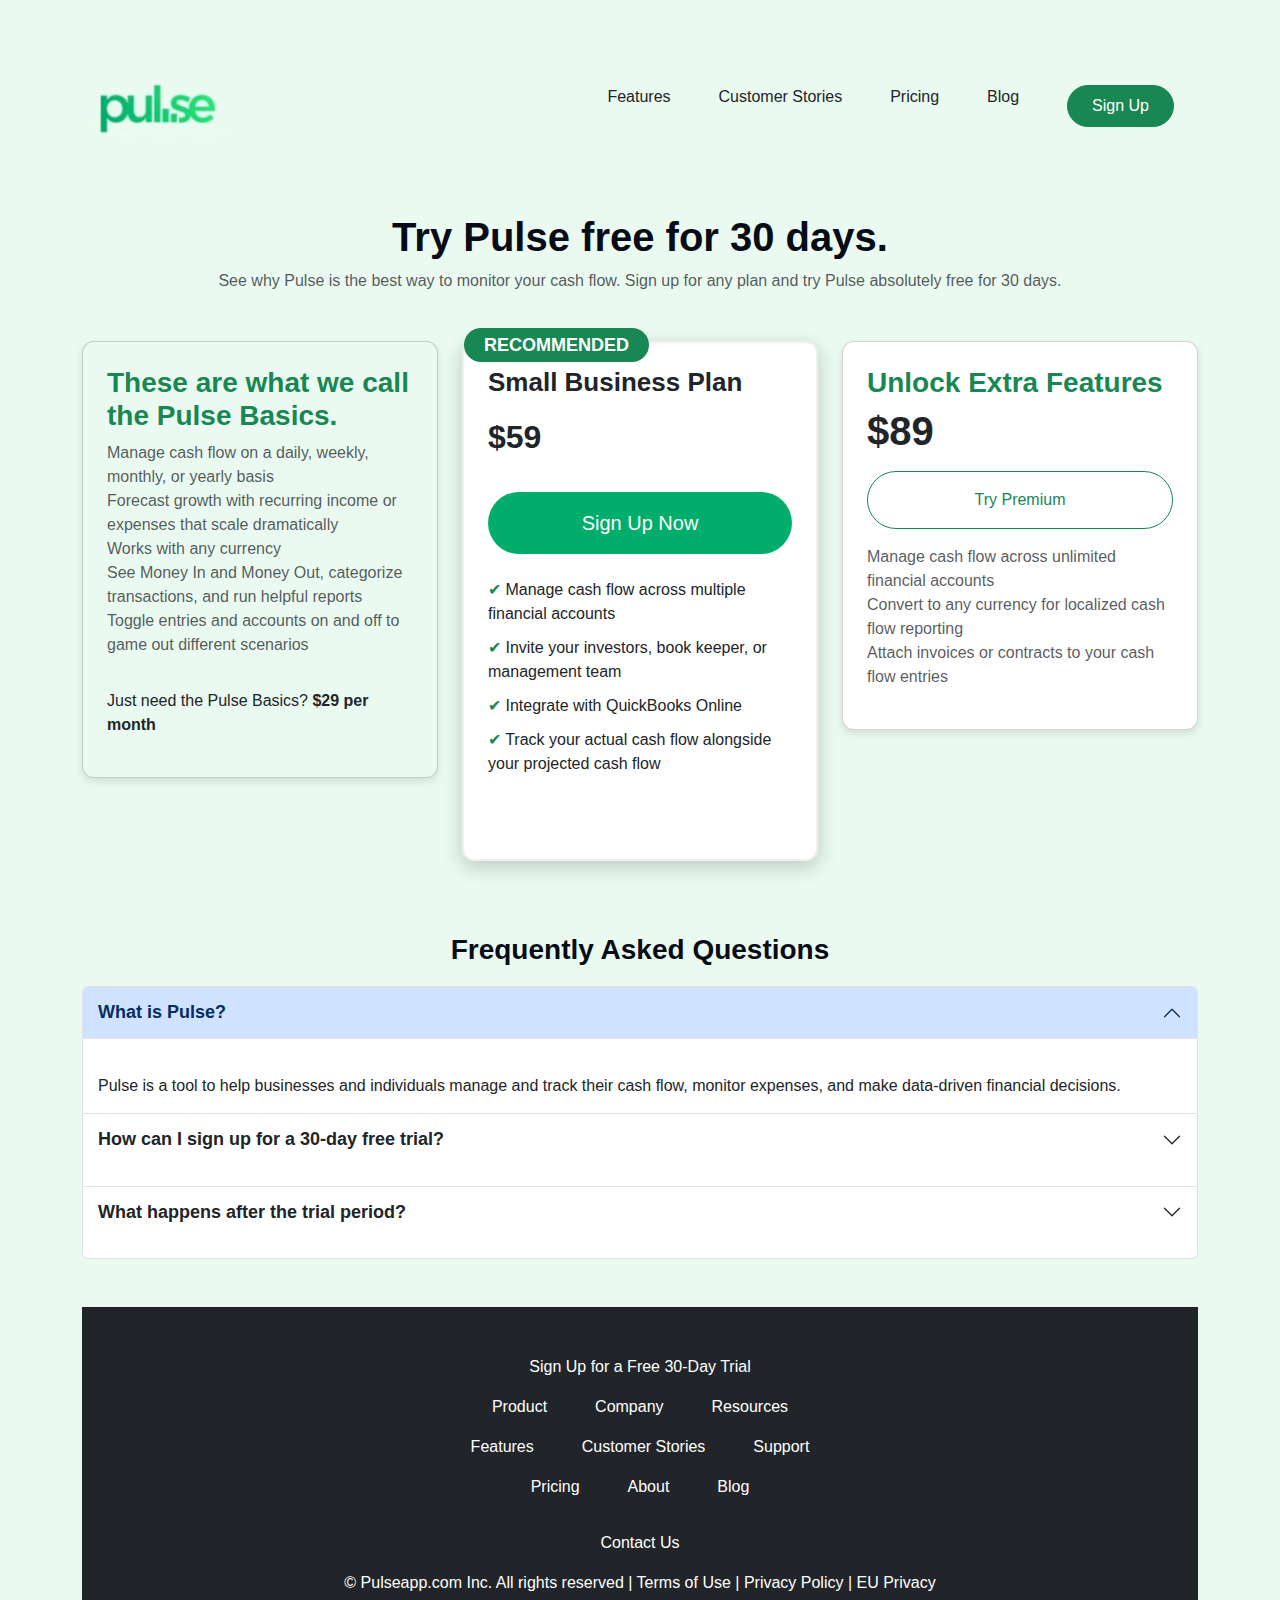
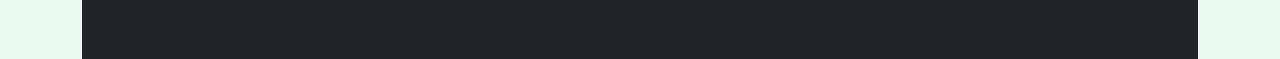
<file: 2024-11-14/index.html>
<!DOCTYPE html>
<html lang="en">

<head>
    <meta charset="UTF-8">
    <meta name="viewport" content="width=device-width, initial-scale=1.0">
    <title>Pulse Recommendations</title>
    <link rel="stylesheet" href="https://cdn.jsdelivr.net/npm/bootstrap@5.3.3/dist/css/bootstrap.min.css">
    <link rel="stylesheet" href="style.css">
</head>

<body>
    <div class="container mt-5">

        <header class="d-flex justify-content-between align-items-center py-4">
            <img src="pulselogo.png" alt="Pulse Logo" class="img-fluid" style="max-width: 150px;">
            <ul class="d-flex list-unstyled mb-0">
                <li class="mx-4"><a href="#" class="text-dark">Features</a></li>
                <li class="mx-4"><a href="#" class="text-dark">Customer Stories</a></li>
                <li class="mx-4"><a href="#" class="text-dark">Pricing</a></li>
                <li class="mx-4"><a href="#" class="text-dark">Blog</a></li>
                <li class="mx-4"><a href="#" class="btn btn-success text-white rounded-pill py-2 px-4">Sign Up</a></li>
            </ul>
        </header>


        <section class="text-center mt-5">
            <h1 class="fw-bold">Try Pulse free for 30 days.</h1>
            <p class="text-muted">See why Pulse is the best way to monitor your cash flow. Sign up for any plan and try
                Pulse absolutely free for 30 days.</p>
        </section>


        <section class="row mt-5">

            <div class="col-md-4 mb-4">
                <div class="card first-card p-4">
                    <h3 class="text-success">These are what we call the Pulse Basics.</h3>
                    <ul class="list-unstyled text-muted">
                        <li>Manage cash flow on a daily, weekly, monthly, or yearly basis</li>
                        <li>Forecast growth with recurring income or expenses that scale dramatically</li>
                        <li>Works with any currency</li>
                        <li>See Money In and Money Out, categorize transactions, and run helpful reports</li>
                        <li>Toggle entries and accounts on and off to game out different scenarios</li>
                    </ul>
                    <p class="mt-3">Just need the Pulse Basics? <span class="fw-bold">$29 per month</span></p>
                </div>
            </div>


            <div class="col-md-4 mb-4">
                <div class="card recommended-card p-4 position-relative">
                    <h3 class="text-dark fw-bold">Small Business Plan</h3>
                    <p class="display-4 fw-bold text-dark">$59</p>
                    <button class="btn btn-success w-100 py-3 rounded-pill">Sign Up Now</button>
                    <ul class="list-unstyled mt-4 text-dark">
                        <li><span class="text-success">✔</span> Manage cash flow across multiple financial accounts</li>
                        <li><span class="text-success">✔</span> Invite your investors, book keeper, or management team
                        </li>
                        <li><span class="text-success">✔</span> Integrate with QuickBooks Online</li>
                        <li><span class="text-success">✔</span> Track your actual cash flow alongside your projected
                            cash flow</li>
                    </ul>
                    <span class="badge bg-success text-white position-absolute"
                        style="top: -15px; left: 0px; font-size: 18px; padding: 8px 20px; border-radius: 20px;">RECOMMENDED</span>
                </div>
            </div>


            <div class="col-md-4 mb-4">
                <div class="card white-card p-4">
                    <h3 class="text-success">Unlock Extra Features</h3>
                    <p class="display-6 fw-bold">$89</p>
                    <button class="btn btn-outline-success w-100 py-3 rounded-pill">Try Premium</button>
                    <ul class="list-unstyled mt-3 text-muted">
                        <li>Manage cash flow across unlimited financial accounts</li>
                        <li>Convert to any currency for localized cash flow reporting</li>
                        <li>Attach invoices or contracts to your cash flow entries</li>
                    </ul>
                </div>
            </div>
        </section>


        <section class="faq mt-5">
            <h2 class="text-center fw-bold">Frequently Asked Questions</h2>
            <div class="accordion" id="faqAccordion">
                <div class="accordion-item">
                    <h2 class="accordion-header" id="headingOne">
                        <button class="accordion-button" type="button" data-bs-toggle="collapse"
                            data-bs-target="#collapseOne" aria-expanded="true" aria-controls="collapseOne">
                            What is Pulse?
                        </button>
                    </h2>
                    <div id="collapseOne" class="accordion-collapse collapse show" aria-labelledby="headingOne"
                        data-bs-parent="#faqAccordion">
                        <div class="accordion-body">
                            Pulse is a tool to help businesses and individuals manage and track their cash flow, monitor
                            expenses, and make data-driven financial decisions.
                        </div>
                    </div>
                </div>
                <div class="accordion-item">
                    <h2 class="accordion-header" id="headingTwo">
                        <button class="accordion-button collapsed" type="button" data-bs-toggle="collapse"
                            data-bs-target="#collapseTwo" aria-expanded="false" aria-controls="collapseTwo">
                            How can I sign up for a 30-day free trial?
                        </button>
                    </h2>
                    <div id="collapseTwo" class="accordion-collapse collapse" aria-labelledby="headingTwo"
                        data-bs-parent="#faqAccordion">
                        <div class="accordion-body">
                            Simply visit our pricing page and choose the plan that best fits your needs. You'll be
                            prompted to create an account and enjoy a 30-day free trial.
                        </div>
                    </div>
                </div>
                <div class="accordion-item">
                    <h2 class="accordion-header" id="headingThree">
                        <button class="accordion-button collapsed" type="button" data-bs-toggle="collapse"
                            data-bs-target="#collapseThree" aria-expanded="false" aria-controls="collapseThree">
                            What happens after the trial period?
                        </button>
                    </h2>
                    <div id="collapseThree" class="accordion-collapse collapse" aria-labelledby="headingThree"
                        data-bs-parent="#faqAccordion">
                        <div class="accordion-body">
                            After your 30-day free trial ends, you will be charged according to the plan you've chosen.
                            You can cancel or change your plan anytime.
                        </div>
                    </div>
                </div>
            </div>
        </section>


        <section class="footer mt-5 py-5 bg-dark text-white text-center">
            <p>Sign Up for a Free 30-Day Trial</p>
            <div class="d-flex justify-content-center">
                <p class="mx-4">Product</p>
                <p class="mx-4">Company</p>
                <p class="mx-4">Resources</p>
            </div>
            <div class="d-flex justify-content-center">
                <p class="mx-4">Features</p>
                <p class="mx-4">Customer Stories</p>
                <p class="mx-4">Support</p>
            </div>
            <div class="d-flex justify-content-center">
                <p class="mx-4">Pricing</p>
                <p class="mx-4">About</p>
                <p class="mx-4">Blog</p>
            </div>
            <p class="mt-3">Contact Us</p>
            <p>&copy; Pulseapp.com Inc. All rights reserved | <a href="#" class="text-white">Terms of Use</a> | <a
                    href="#" class="text-white">Privacy Policy</a> | <a href="#" class="text-white">EU Privacy</a></p>
        </section>
    </div>

    <script src="https://cdn.jsdelivr.net/npm/@popperjs/core@2.11.6/dist/umd/popper.min.js"></script>
    <script src="https://cdn.jsdelivr.net/npm/bootstrap@5.3.3/dist/js/bootstrap.min.js"></script>
</body>

</html>
</file>
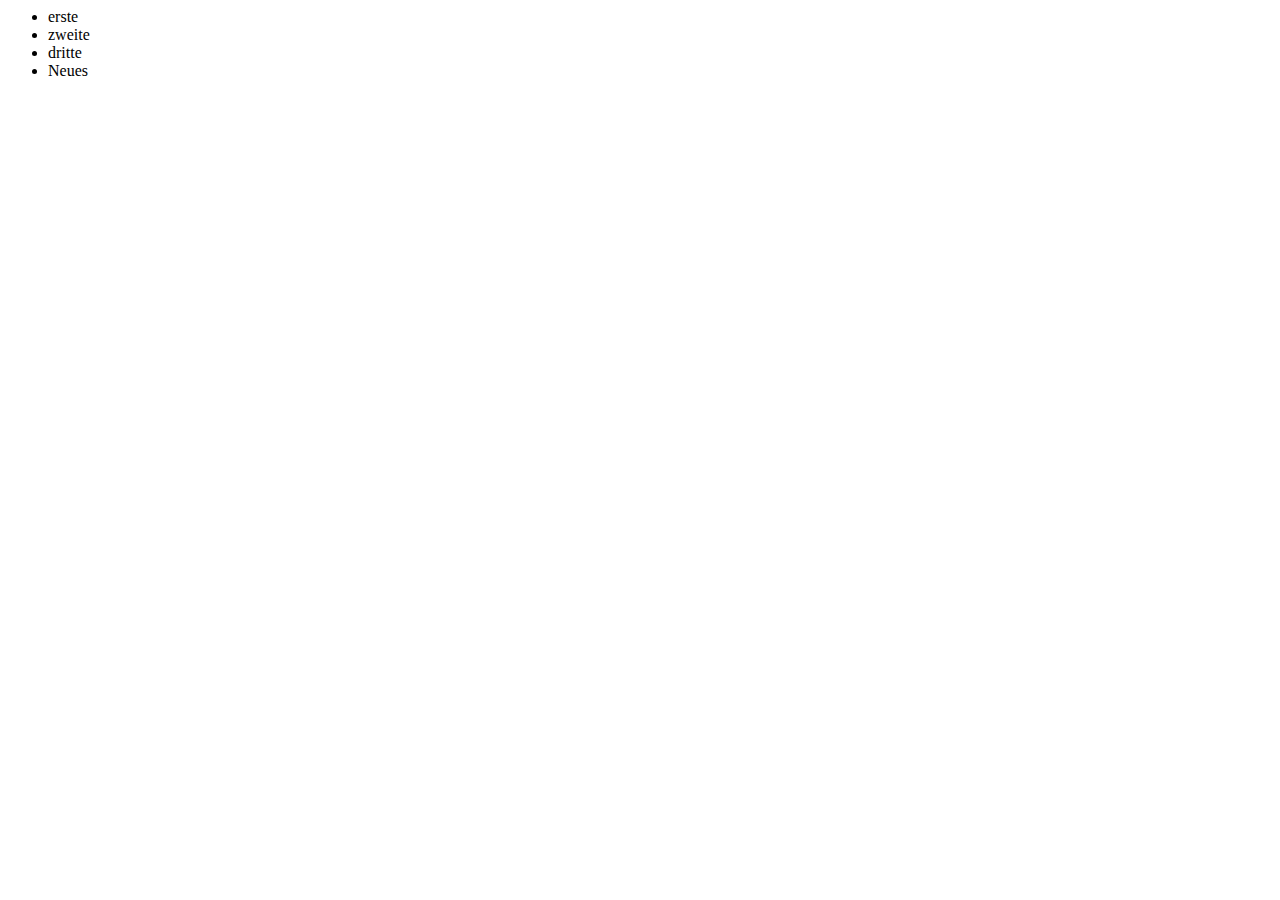
<file: HTML codes/index.html>
<html lang="en">
<head>
    <meta charset="UTF-8">
    <meta name="viewport" content="width=device-width, initial-scale=1.0">
    <title>wellcome to HTML</title>
</head>
<body>
    <ul>
    <li>erste</li>
    <li>zweite</li>
    <li>dritte</li>
    <li>Neues</li></ul>
</body>
</html>
</file>
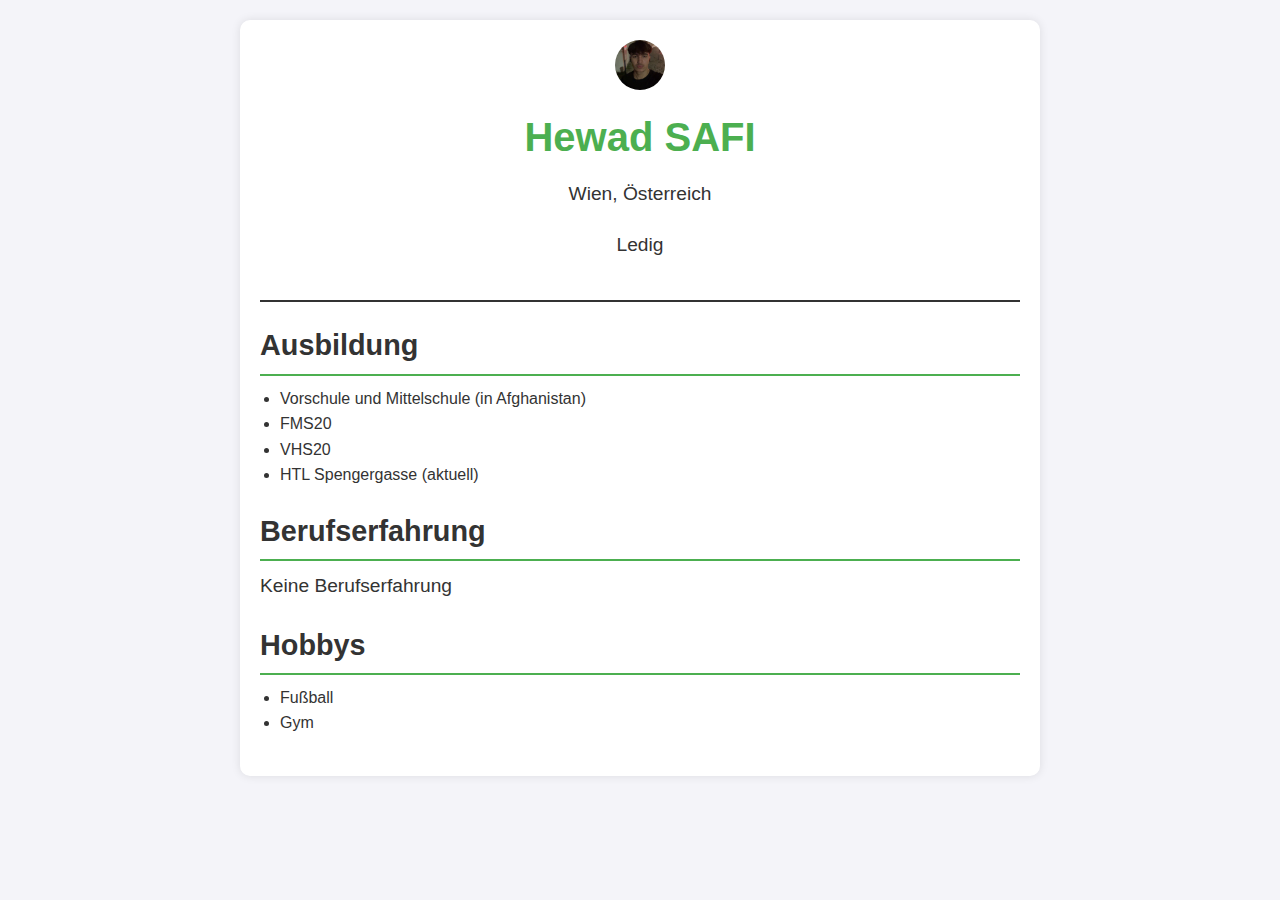
<file: 2024-10-03/html/index.html>
<!DOCTYPE html>
<html lang="de">

<head>
    <meta charset="UTF-8">
    <meta name="viewport" content="width=device-width, initial-scale=1.0">
    <title>Lebenslauf - Hewad SAFI</title>
    <link rel="stylesheet" href="index.css">
</head>

<body>
    <div class="container">
        <header>
            <div class="profile-image">
                <img src="Hewad.jpg.jpeg" alt="Hewad SAFI">
            </div>
            <h1>Hewad SAFI</h1>
            <p class="location">Wien, Österreich</p>
            <p class="status">Ledig</p>
        </header>

        <section>
            <h2>Ausbildung</h2>
            <ul>
                <li>Vorschule und Mittelschule (in Afghanistan)</li>
                <li>FMS20</li>
                <li>VHS20</li>
                <li>HTL Spengergasse (aktuell)</li>
            </ul>
        </section>

        <section>
            <h2>Berufserfahrung</h2>
            <p>Keine Berufserfahrung</p>
        </section>

        <section>
            <h2>Hobbys</h2>
            <ul>
                <li>Fußball</li>
                <li>Gym</li>
            </ul>
        </section>
    </div>
</body>

</html>
</file>
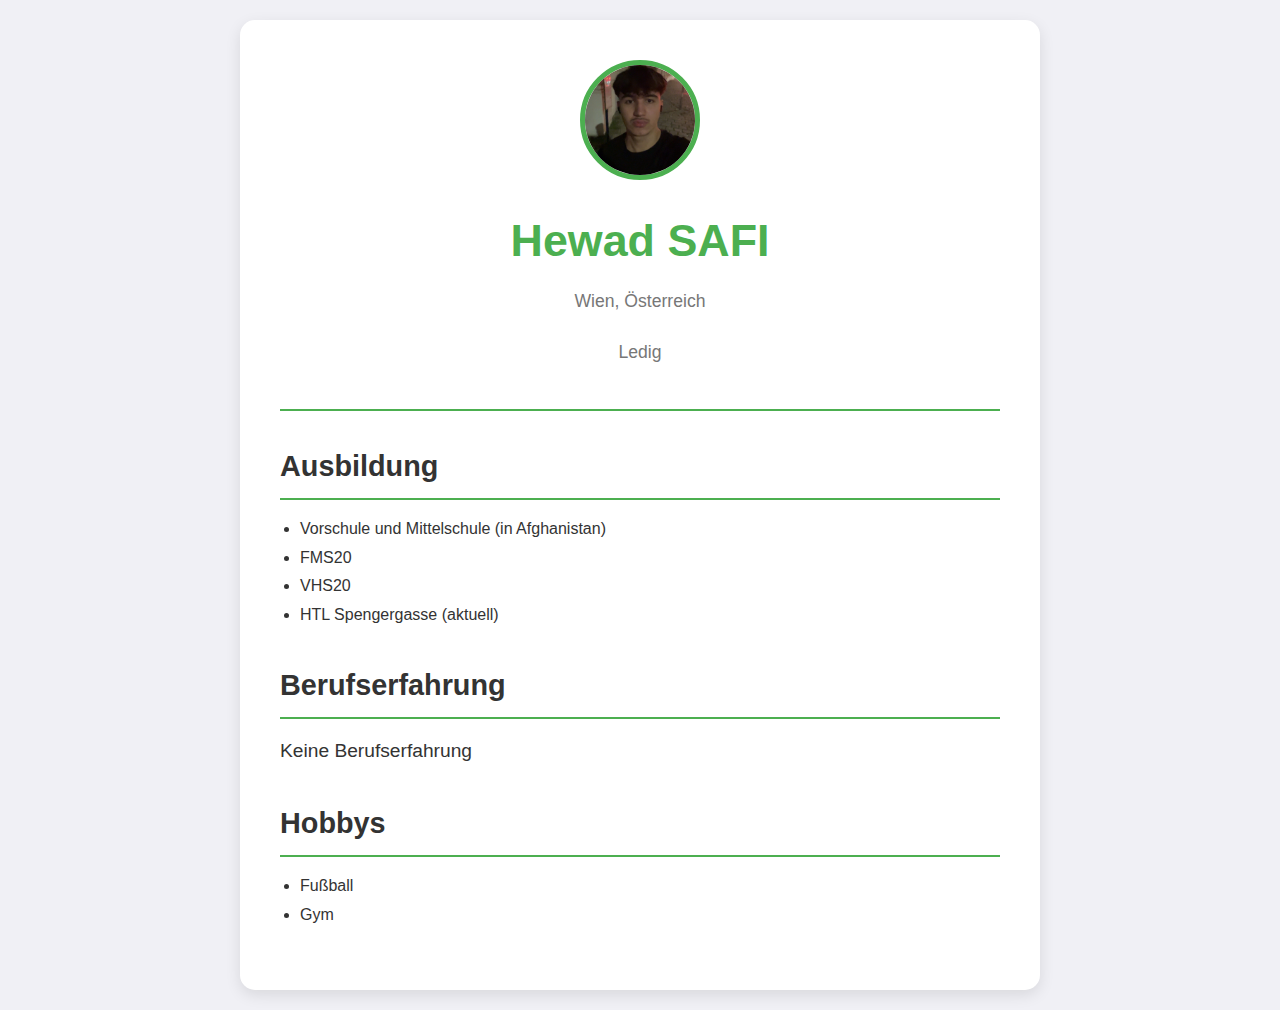
<file: 2024-10-10/html/index.html>
<!DOCTYPE html>
<html lang="de">

<head>
    <meta charset="UTF-8">
    <meta name="viewport" content="width=device-width, initial-scale=1.0">
    <title>Lebenslauf - Hewad SAFI</title>
    <!-- Link to external stylesheet -->
    <link rel="stylesheet" href="style.css">
</head>

<body>
    <div class="container">
        <header>
            <!-- Profile Image -->
            <div class="profile-image">
                <img src="Hewad.jpg.jpeg" alt="Hewad SAFI">
            </div>
            <!-- Your Name -->
            <h1>Hewad SAFI</h1>
            <!-- Location and status info -->
            <p class="location">Wien, Österreich</p>
            <p class="status">Ledig</p>
        </header>

        <section>
            <!-- Education section -->
            <h2>Ausbildung</h2>
            <ul>
                <li>Vorschule und Mittelschule (in Afghanistan)</li>
                <li>FMS20</li>
                <li>VHS20</li>
                <li>HTL Spengergasse (aktuell)</li>
            </ul>
        </section>

        <section>
            <!-- Work experience section -->
            <h2>Berufserfahrung</h2>
            <p>Keine Berufserfahrung</p>
        </section>

        <section>
            <!-- Hobbies section -->
            <h2>Hobbys</h2>
            <ul>
                <li>Fußball</li>
                <li>Gym</li>
            </ul>
        </section>
    </div>
</body>

</html>
</file>
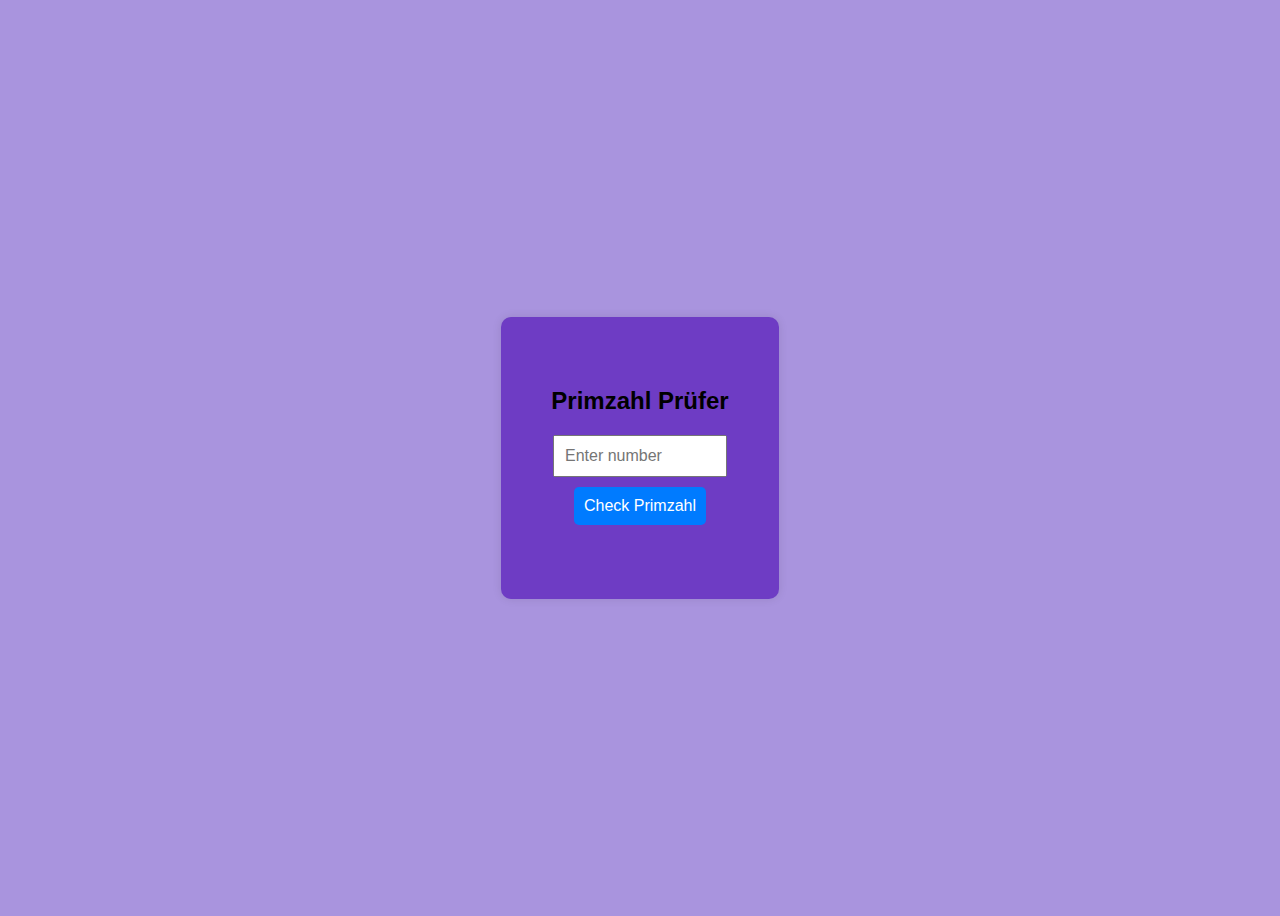
<file: 2025-02-20_primzahl/codes-Primzahl/index.html>
<!DOCTYPE html>
<html lang="de">

<head>
    <meta charset="UTF-8">
    <meta name="viewport" content="width=device-width, initial-scale=1.0">
    <title>Primzahl Prüfer</title>
    <link rel="stylesheet" href="style.css">
</head>

<body>

    <div class="container">
        <h2>Primzahl Prüfer</h2>
        <input type="text" id="numberInput" placeholder="Enter number">
        <br>
        <button onclick="checkPrime()">Check Primzahl</button>
        <p id="result"></p>
    </div>

    <script src="script.js"></script>

</body>

</html>
</file>
<file: 2024-11-14/style.css>
:root {
    --color-primary: #00ad6a;
    --color-white: #ffffff;
    --color-dark: #080c16;
    --color-light: #d6dae5;
    --color-background: #eafaf0;
}

body {
    font-family: 'Arial', sans-serif;
    color: var(--color-dark);
    background-color: var(--color-background);
    margin: 0;
    padding: 0;
}

h1,
h2,
h3 {
    font-family: 'Arial', sans-serif;
    font-weight: 600;
}

a {
    text-decoration: none;
}

a:hover {
    text-decoration: underline;
}


.card {
    border-radius: 12px;
    box-shadow: 0 4px 8px rgba(0, 0, 0, 0.1);
    transition: all 0.3s ease;
}

.first-card {
    background-color: var(--color-background);
    padding: 25px 20px;
}


.recommended-card {
    background-color: var(--color-white);

    color: var(--color-dark);
    padding: 40px 20px;

    border: 2px solid #f0f0f0;

    border-radius: 12px;
    box-shadow: 0px 6px 20px rgba(0, 0, 0, 0.2);

    height: 520px;

    position: relative;

}

.recommended-card h3 {
    font-size: 26px;

    margin-bottom: 20px;

}

.recommended-card p {
    font-size: 32px;

    font-weight: bold;
    color: var(--color-dark);
}

.recommended-card ul {
    font-size: 16px;
}

.recommended-card ul li {
    margin-bottom: 10px;
}

.recommended-card button {
    font-size: 20px;
    padding: 14px;

    background-color: var(--color-primary);
    color: var(--color-white);
    border: none;
    border-radius: 8px;
    margin-top: 20px;
}

.recommended-card .badge {
    font-size: 16px;
    padding: 8px 18px;
    border-radius: 20px;
    position: absolute;
    top: 20px;

    left: 20px;

}


.white-card {
    background-color: var(--color-white);
    padding: 25px 20px;
}

footer {
    font-size: 14px;
    background-color: #212529;
    color: var(--color-white);
    text-align: center;
    padding: 40px 0;
}

footer p {
    margin: 5px 0;
}

footer a {
    text-decoration: none;
    color: var(--color-white);
}

footer a:hover {
    text-decoration: underline;
}

/* FAQ Section */
.faq h2 {
    font-size: 28px;
    margin-bottom: 20px;
}

.accordion-button {
    font-size: 18px;
    font-weight: bold;
    padding: 15px;
}

.accordion-body {
    font-size: 16px;
    padding: 15px;
}
</file>
<file: 2024-10-03/html/index.css>
* {
    margin: 0;
    padding: 0;
    box-sizing: border-box;
}

body {
    font-family: Arial, sans-serif;
    background-color: #f4f4f9;
    color: #333;
    line-height: 1.6;
    padding: 20px;
}

.container {
    max-width: 800px;
    margin: 0 auto;
    padding: 20px;
    background-color: #fff;
    border-radius: 10px;
    box-shadow: 0 0 10px rgba(0, 0, 0, 0.1);
}

header {
    text-align: center;
    padding-bottom: 20px;
    border-bottom: 2px solid #333;
}

.profile-image {
    display: flex;
    justify-content: center;
    margin-bottom: 15px;
}

.profile-image img {
    border-radius: 50%;
    width: 50px;
    /* Bildbreite auf 50px einstellen */
    height: 50px;
    /* Bildhöhe auf 50px einstellen */
    object-fit: cover;
}

h1 {
    font-size: 2.5em;
    color: #4CAF50;
    margin-bottom: 10px;
}

h2 {
    font-size: 1.8em;
    margin-bottom: 10px;
    color: #333;
}

ul {
    list-style-type: disc;
    padding-left: 20px;
    margin-bottom: 20px;
}

p {
    font-size: 1.2em;
    margin-bottom: 20px;
}

section {
    margin-top: 20px;
}

section h2 {
    border-bottom: 2px solid #4CAF50;
    padding-bottom: 5px;
}
</file>
<file: 2025-02-20_primzahl/codes-Primzahl/style.css>
body {
    font-family: Arial, sans-serif;
    display: flex;
    justify-content: center;
    align-items: center;
    height: 100vh;
    background-color: #a994de;
}

.container {
    background: rgb(110, 60, 196);
    padding: 50px;
    border-radius: 10px;
    box-shadow: 0 0 10px rgba(0, 0, 0, 0.1);
    text-align: center;
}

input {
    padding: 10px;
    font-size: 16px;
    width: 150px;
}

button {
    padding: 10px;
    font-size: 16px;
    margin-top: 10px;
    cursor: pointer;
    background-color: #007bff;
    color: white;
    border: none;
    border-radius: 5px;
}

button:hover {
    background-color: #0056b3;
}

#result {
    margin-top: 16px;
    font-size: 24px;
    font-weight: bold;
}
</file>
<file: 2024-10-10/html/style.css>
/* Reset all margins and paddings */
* {
    margin: 0;
    padding: 0;
    box-sizing: border-box;
}

/* Body styling */
body {
    font-family: 'Roboto', Arial, sans-serif;
    /* Google font for a modern look */
    background-color: #f0f0f5;
    /* Softer background color */
    color: #333;
    /* Good contrast for readability */
    line-height: 1.8;
    /* Increased line height for easier reading */
    padding: 20px;
    transition: background-color 0.3s ease;
    /* Smooth background transitions */
}

/* Container styling */
.container {
    max-width: 800px;
    margin: 0 auto;
    padding: 40px;
    /* More padding for a cleaner layout */
    background-color: #fff;
    /* White background for content */
    border-radius: 15px;
    /* Rounded corners for modern feel */
    box-shadow: 0 5px 15px rgba(0, 0, 0, 0.1);
    /* Stronger shadow for better depth */
    transition: transform 0.3s ease;
    /* Smooth transition on hover */
}

/* Container hover effect for a subtle 3D feel */
.container:hover {
    transform: translateY(-5px);
    /* Moves container up slightly on hover */
}

/* Header styling */
header {
    text-align: center;
    padding-bottom: 20px;
    border-bottom: 2px solid #4CAF50;
    /* Green underline for consistency */
}

/* Profile image styling */
.profile-image {
    display: flex;
    justify-content: center;
    margin-bottom: 20px;
}

/* Rounded profile image */
.profile-image img {
    border-radius: 50%;
    width: 120px;
    /* Larger profile image for better visibility */
    height: 120px;
    object-fit: cover;
    border: 5px solid #4CAF50;
    /* Green border around the image */
}

/* Main heading (name) styling */
h1 {
    font-size: 2.8em;
    color: #4CAF50;
    /* Bright green to make it stand out */
    margin-bottom: 5px;
}

/* Subtle text color for location and status */
.location,
.status {
    font-size: 1.1em;
    color: #777;
    /* Light gray for subtext */
}

/* Section styling */
section {
    margin-top: 30px;
}

/* Section heading styling */
h2 {
    font-size: 1.8em;
    margin-bottom: 15px;
    color: #333;
    border-bottom: 2px solid #4CAF50;
    /* Green underline for headers */
    padding-bottom: 5px;
}

/* Unordered list styling */
ul {
    list-style-type: disc;
    /* Default bullet style */
    padding-left: 20px;
    /* Indent for better readability */
    margin-bottom: 20px;
}

/* Paragraph styling */
p {
    font-size: 1.2em;
    margin-bottom: 20px;
}

/* Hover effect on section headers */
h2:hover {
    color: #4CAF50;
    cursor: pointer;
    transition: color 0.3s ease;
    /* Smooth color transition */
}

/* Links styling (if needed in future) */
a {
    color: #4CAF50;
    text-decoration: none;
}

a:hover {
    text-decoration: underline;
}

/* Media queries for responsive design */
@media (max-width: 768px) {
    .container {
        padding: 20px;
        /* Reduced padding for small screens */
    }

    h1 {
        font-size: 2.2em;
        /* Adjusted font size for smaller screens */
    }

    h2 {
        font-size: 1.5em;
    }

    .profile-image img {
        width: 80px;
        /* Smaller profile image for mobile */
        height: 80px;
    }

    p {
        font-size: 1em;
        /* Adjusted paragraph font size for better fit */
    }
}

/* Small screens below 480px */
@media (max-width: 480px) {
    h1 {
        font-size: 1.8em;
        /* Smaller text size for mobile */
    }

    h2 {
        font-size: 1.3em;
        /* Section headers adapt to mobile size */
    }

    .container {
        padding: 15px;
        /* Even smaller padding for very small screens */
    }

    .profile-image img {
        width: 70px;
        /* Reduced image size for extra small screens */
        height: 70px;
    }
}
</file>
